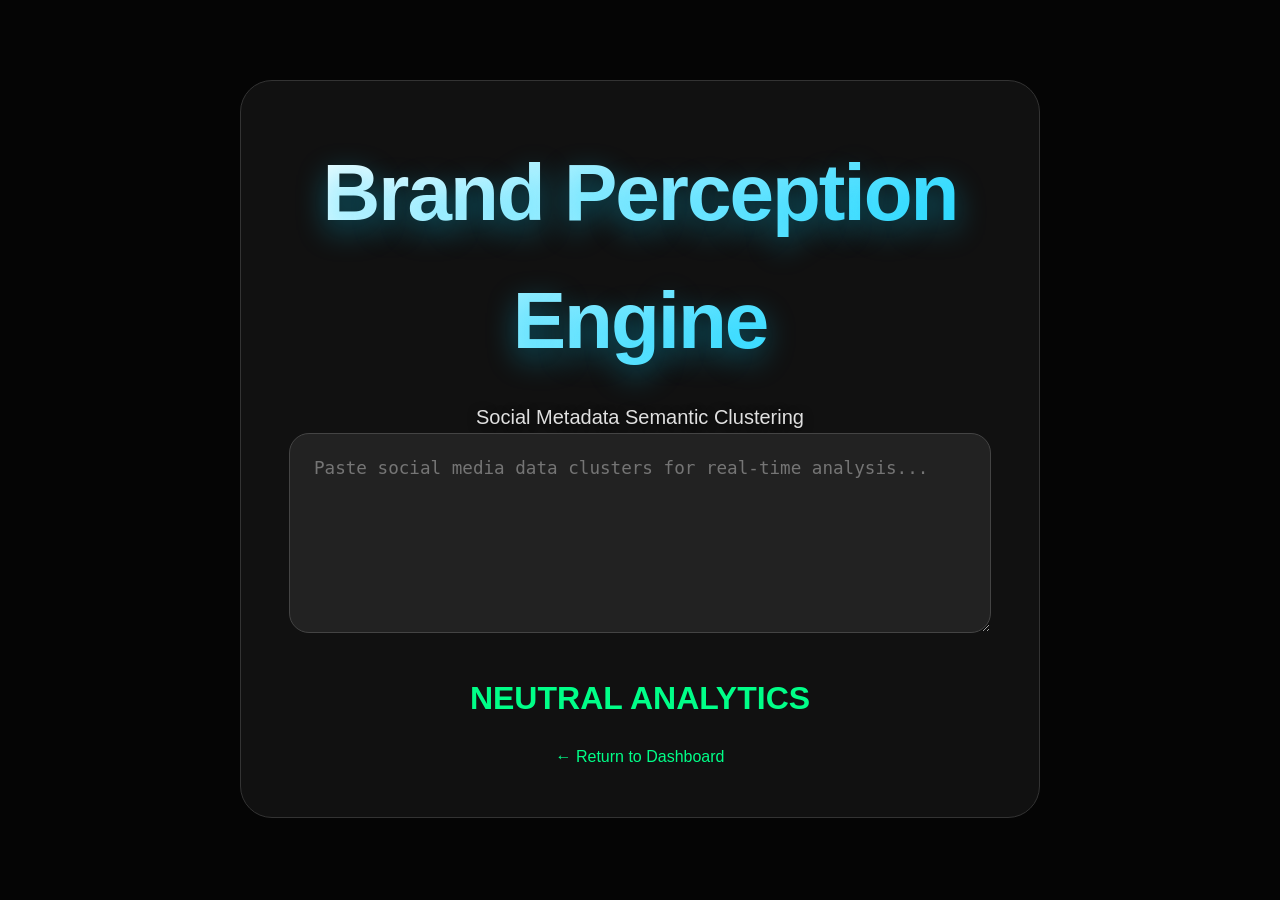
<file: brand-perception/index.html>
<!DOCTYPE html>
<html lang="en">
<head>
    <meta charset="UTF-8">
    <meta name="viewport" content="width=device-width, initial-scale=1.0">
    <title>Brand Perception AI | Sentiment</title>
    <link rel="stylesheet" href="../style.css">
    <style>
        body { padding: 40px; text-align: center; }
        .mood-engine { max-width: 800px; margin: 40px auto; background: #111; padding: 3rem; border-radius: 32px; border: 1px solid #333; }
        textarea { width: 100%; height: 200px; padding: 1.5rem; border-radius: 20px; background: #222; color: #fff; border: 1px solid #444; font-size: 1.1rem; }
        #mood-status { font-size: 2rem; font-weight: 800; margin-top: 2rem; color: #00ff88; }
        .dashboard-link { margin-top: 20px; display: inline-block; color: #00ff88; text-decoration: none; }
    </style>
</head>
<body>
    <div class="mood-engine">
        <h1 class="title-reveal fade-in">Brand Perception Engine</h1>
        <p class="subtitle">Social Metadata Semantic Clustering</p>
        <textarea id="mood-input" placeholder="Paste social media data clusters for real-time analysis..."></textarea>
        <div id="mood-status">NEUTRAL ANALYTICS</div>
        <a href="../index.html" class="dashboard-link">← Return to Dashboard</a>
    </div>

    <script>
        const input = document.getElementById('mood-input');
        const status = document.getElementById('mood-status');
        input.addEventListener('input', (e) => {
            const text = e.target.value.toLowerCase();
            const pos = ['good', 'love', 'great', 'best', 'happy', 'awesome'];
            const neg = ['bad', 'sad', 'hate', 'worst', 'terrible', 'fail'];
            let score = 0;
            text.split(' ').forEach(w => {
                if(pos.includes(w)) score++;
                if(neg.includes(w)) score--;
            });
            status.innerText = score > 0 ? "POSITIVE PERCEPTION" : (score < 0 ? "NEGATIVE RISK" : "NEUTRAL ANALYTICS");
            status.style.color = score > 0 ? "#00ff88" : (score < 0 ? "#ff4e50" : "#888");
        });
    </script>
</body>
</html>
</file>
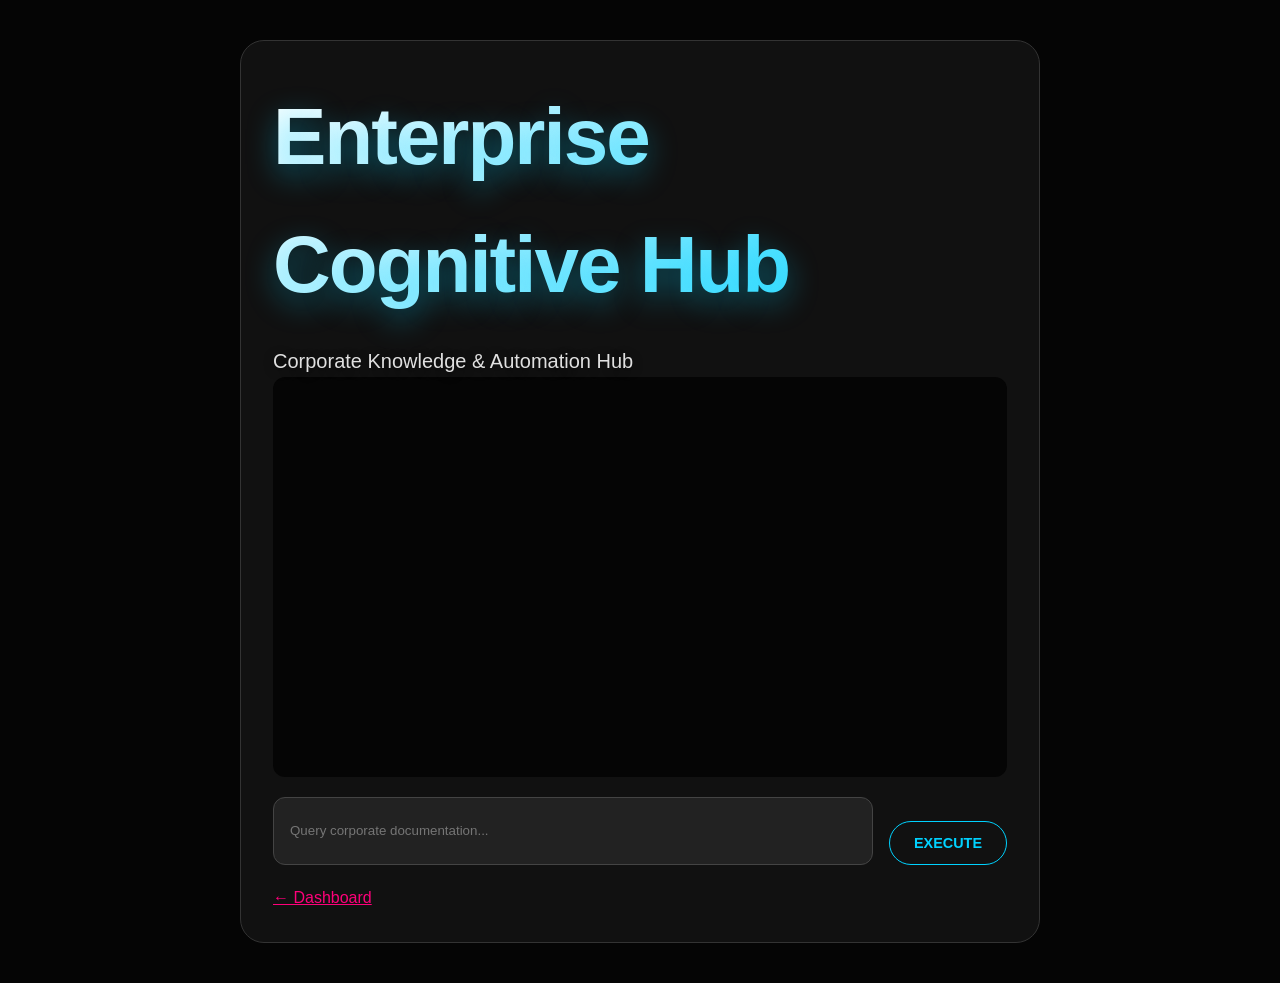
<file: enterprise-hub/index.html>
<!DOCTYPE html>
<html lang="en">
<head>
    <meta charset="UTF-8">
    <meta name="viewport" content="width=device-width, initial-scale=1.0">
    <title>Enterprise Hub | AI Assistant</title>
    <link rel="stylesheet" href="../style.css">
    <style>
        body { padding: 40px; }
        .chat-hub { max-width: 800px; margin: 0 auto; background: #111; padding: 2rem; border-radius: 24px; border: 1px solid #333; }
        #chat-box { height: 400px; overflow-y: auto; background: #050505; border-radius: 12px; padding: 1.5rem; margin-bottom: 20px; }
        .input-group { display: flex; gap: 1rem; }
        input { flex: 1; padding: 1rem; border-radius: 12px; background: #222; color: #fff; border: 1px solid #444; }
    </style>
</head>
<body>
    <div class="chat-hub">
        <h1 class="title-reveal fade-in">Enterprise Cognitive Hub</h1>
        <p class="subtitle">Corporate Knowledge & Automation Hub</p>
        <div id="chat-box"></div>
        <div class="input-group">
            <input type="text" id="chat-input" placeholder="Query corporate documentation...">
            <button onclick="send()" class="neon-button">EXECUTE</button>
        </div>
        <a href="../index.html" style="margin-top:20px; display:inline-block; color:#ff007a;">← Dashboard</a>
    </div>

    <script>
        const box = document.getElementById('chat-box');
        const input = document.getElementById('chat-input');
        function send() {
            if(!input.value) return;
            box.innerHTML += `<div style="text-align:right; color:#888; margin-bottom:10px;">${input.value}</div>`;
            const t = input.value.toLowerCase();
            input.value = '';
            setTimeout(() => {
                let r = "Neural nodes synchronized. Scanning sectors...";
                if(t.includes('status')) r = "Operations nominal. Efficiency 98.4%.";
                box.innerHTML += `<div style="color:#ff007a; margin-bottom:10px;">AI: ${r}</div>`;
                box.scrollTop = box.scrollHeight;
            }, 600);
        }
    </script>
</body>
</html>
</file>
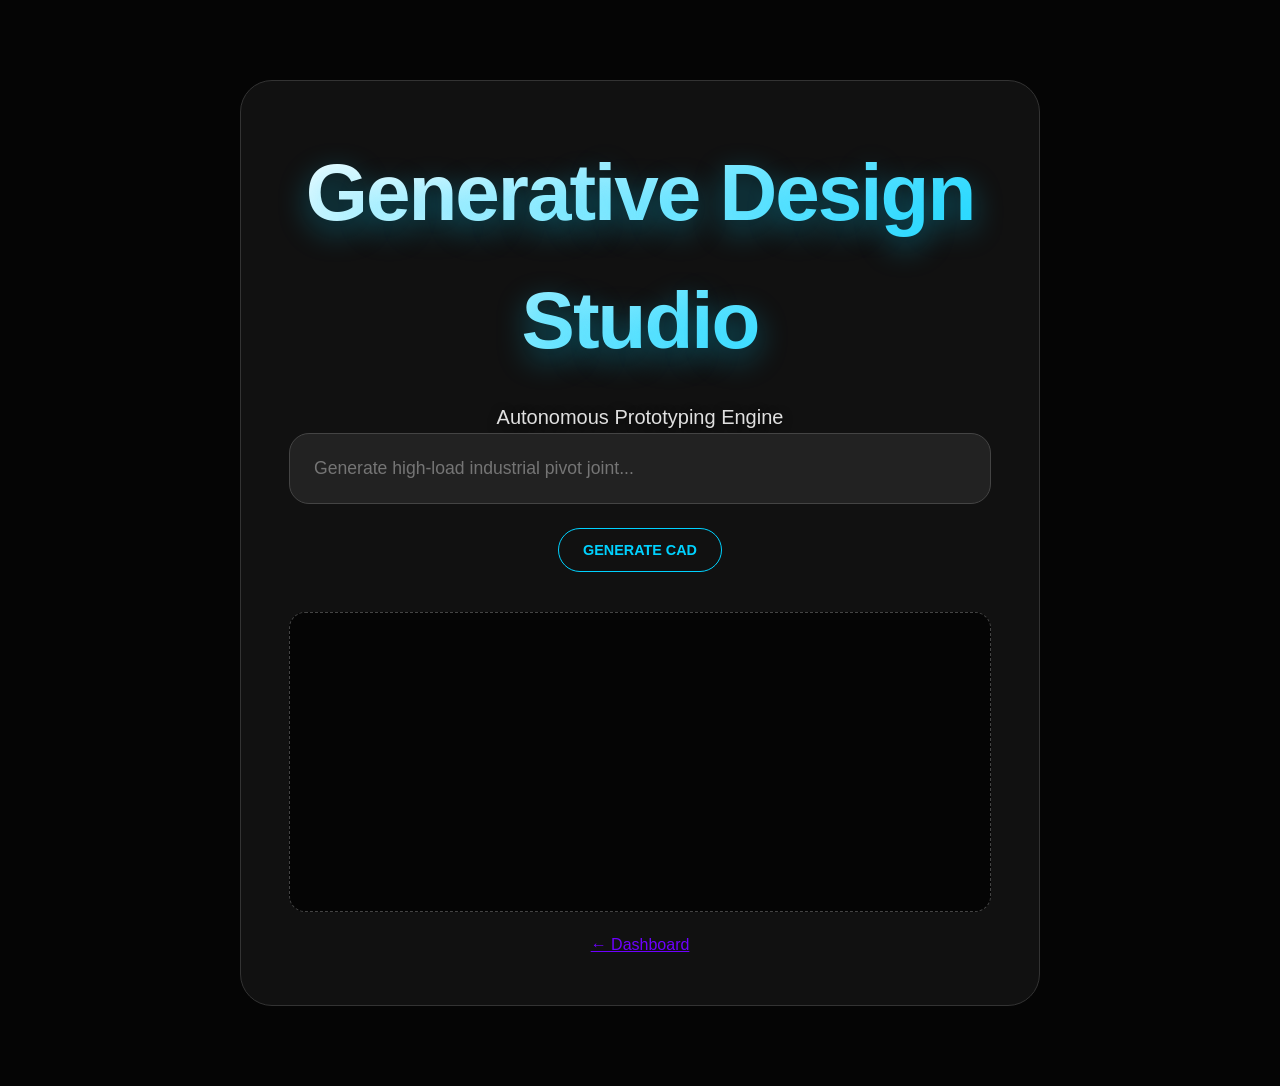
<file: gen-design/index.html>
<!DOCTYPE html>
<html lang="en">
<head>
    <meta charset="UTF-8">
    <meta name="viewport" content="width=device-width, initial-scale=1.0">
    <title>Gen Design Studio | Industrial AI</title>
    <link rel="stylesheet" href="../style.css">
    <style>
        body { padding: 40px; text-align: center; }
        .design-studio { max-width: 800px; margin: 40px auto; background: #111; padding: 3rem; border-radius: 32px; border: 1px solid #333; }
        input { width: 100%; padding: 1.5rem; border-radius: 20px; background: #222; color: #fff; border: 1px solid #444; font-size: 1.1rem; }
        .gallery { margin-top: 40px; border-radius: 16px; min-height: 300px; background: #050505; border: 1px dashed #444; overflow: hidden; }
        img { width: 100%; border-radius: 16px; display: block; }
    </style>
</head>
<body>
    <div class="design-studio">
        <h1 class="title-reveal fade-in">Generative Design Studio</h1>
        <p class="subtitle">Autonomous Prototyping Engine</p>
        <input type="text" id="prompt-input" placeholder="Generate high-load industrial pivot joint...">
        <button onclick="gen()" class="neon-button">GENERATE CAD</button>
        <div id="gallery" class="gallery"></div>
        <a href="../index.html" style="margin-top:20px; display:inline-block; color:#6e00ff;">← Dashboard</a>
    </div>

    <script>
        const promptInput = document.getElementById('prompt-input');
        const gallery = document.getElementById('gallery');
        function gen() {
            if(!promptInput.value) return;
            gallery.innerHTML = '<div style="margin-top:140px; color:#666;">Diffusing Neural Blueprints...</div>';
            setTimeout(() => {
                const keyword = promptInput.value.toLowerCase().includes('joint') ? 'mechanical' : 'industrial';
                gallery.innerHTML = `<img src="https://source.unsplash.com/featured/?${keyword},blueprint">`;
            }, 1500);
        }
    </script>
</body>
</html>
</file>
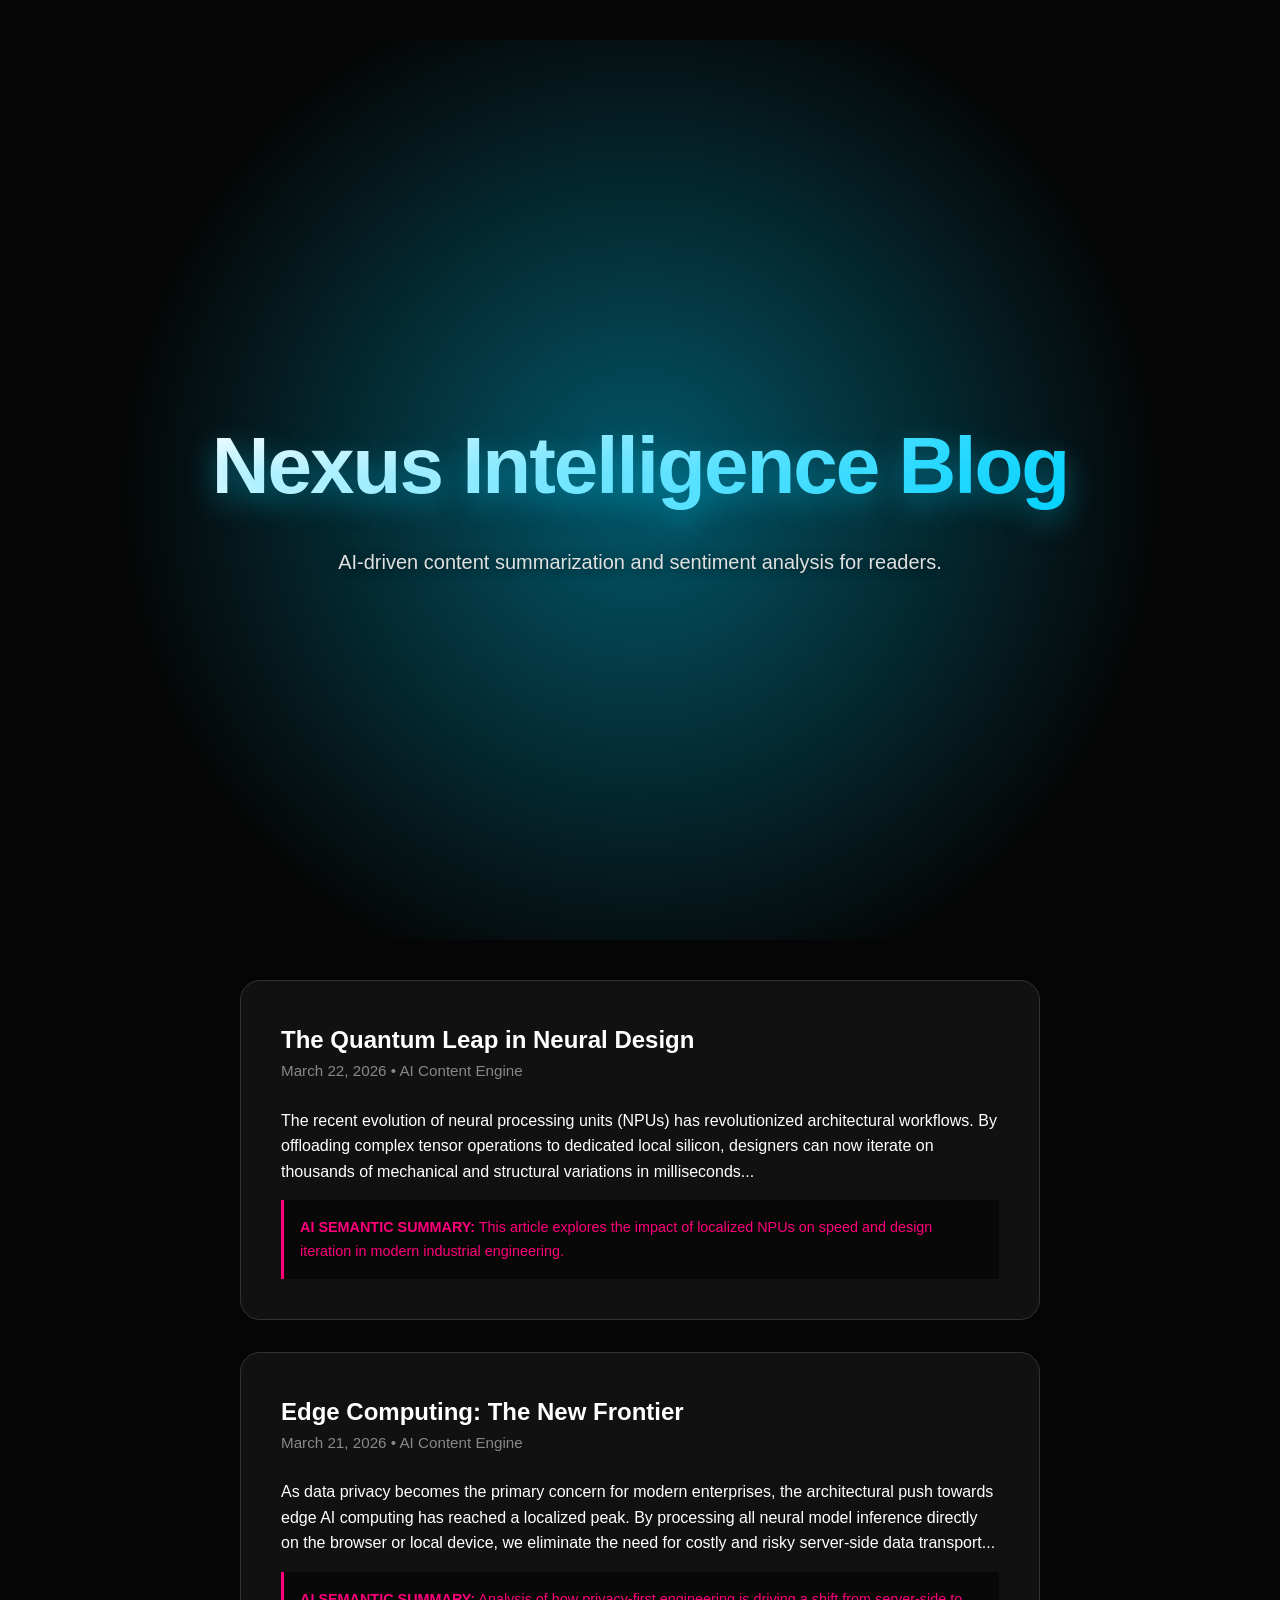
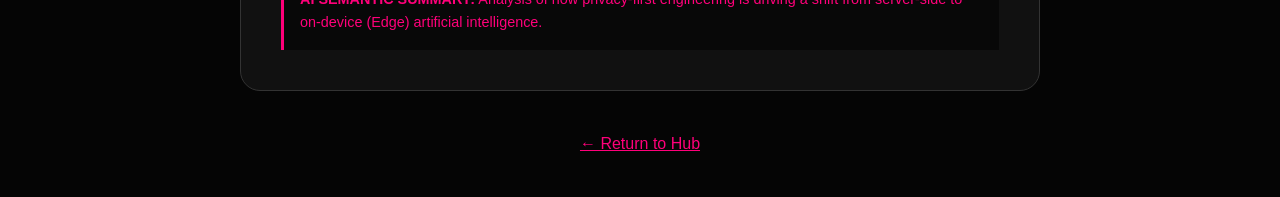
<file: nexus-blog/index.html>
<!DOCTYPE html>
<html lang="en">
<head>
    <meta charset="UTF-8">
    <meta name="viewport" content="width=device-width, initial-scale=1.0">
    <title>Nexus Blog | AI Content</title>
    <link rel="stylesheet" href="../style.css">
    <style>
        body { padding: 40px; background: #050505; color: #fff; }
        .post-list { max-width: 800px; margin: 40px auto; }
        .post-card { background: #111; padding: 2.5rem; border-radius: 20px; border: 1px solid #333; margin-bottom: 2rem; }
        .ai-summary { font-size: 0.9rem; color: #ff007a; margin-top: 1rem; padding: 1rem; background: #080808; border-left: 3px solid #ff007a; }
    </style>
</head>
<body>
    <header style="text-align: center;">
        <h1 class="title-reveal fade-in">Nexus Intelligence Blog</h1>
        <p class="subtitle">AI-driven content summarization and sentiment analysis for readers.</p>
    </header>

    <div class="post-list">
        <div class="post-card">
            <h2>The Quantum Leap in Neural Design</h2>
            <p style="color: #888; font-size: 0.95rem;">March 22, 2026 • AI Content Engine</p>
            <p style="margin-top: 1.5rem;">The recent evolution of neural processing units (NPUs) has revolutionized architectural workflows. By offloading complex tensor operations to dedicated local silicon, designers can now iterate on thousands of mechanical and structural variations in milliseconds...</p>
            <div class="ai-summary">
                <strong>AI SEMANTIC SUMMARY:</strong> This article explores the impact of localized NPUs on speed and design iteration in modern industrial engineering.
            </div>
        </div>

        <div class="post-card">
            <h2>Edge Computing: The New Frontier</h2>
            <p style="color: #888; font-size: 0.95rem;">March 21, 2026 • AI Content Engine</p>
            <p style="margin-top: 1.5rem;">As data privacy becomes the primary concern for modern enterprises, the architectural push towards edge AI computing has reached a localized peak. By processing all neural model inference directly on the browser or local device, we eliminate the need for costly and risky server-side data transport...</p>
            <div class="ai-summary">
                <strong>AI SEMANTIC SUMMARY:</strong> Analysis of how privacy-first engineering is driving a shift from server-side to on-device (Edge) artificial intelligence.
            </div>
        </div>
    </div>

    <a href="../index.html" style="margin-top:40px; display:block; text-align:center; color:#ff007a;">← Return to Hub</a>
</body>
</html>
</file>
<file: style.css>
:root {
  --bg-color: #050505;
  --card-bg: rgba(20, 20, 20, 0.7);
  --border-color: rgba(255, 255, 255, 0.1);
  --primary-glow: rgba(0, 210, 255, 0.4);
  --secondary-glow: rgba(110, 0, 255, 0.4);
  --font-family: 'Outfit', sans-serif;
  --text-primary: #ffffff;
  --text-secondary: #e0e0e0;
  --accent-color: #00d2ff;
}

* {
  margin: 0;
  padding: 0;
  box-sizing: border-box;
}

body {
  background-color: var(--bg-color);
  color: var(--text-primary);
  font-family: var(--font-family);
  overflow-x: hidden;
  line-height: 1.6;
}

#bg-canvas {
  position: fixed;
  top: 0;
  left: 0;
  width: 100%;
  height: 100%;
  z-index: -1;
  pointer-events: none;
}

.container {
  max-width: 1200px;
  margin: 0 auto;
  padding: 2rem;
}

header {
  height: 100vh;
  display: flex;
  flex-direction: column;
  justify-content: center;
  align-items: center;
  text-align: center;
  background: radial-gradient(circle at 50% 50%, var(--primary-glow) 0%, transparent 70%);
}

.title-reveal {
  font-size: 5rem;
  font-weight: 800;
  letter-spacing: -2px;
  background: linear-gradient(135deg, #fff 0%, #00d2ff 100%);
  -webkit-background-clip: text;
  -webkit-text-fill-color: transparent;
  color: #fff; /* Fallback for older browsers */
  margin-bottom: 1rem;
  text-shadow: 0 10px 30px rgba(0, 210, 255, 0.4);
}

.subtitle {
  font-size: 1.25rem;
  font-weight: 400;
  color: var(--text-secondary);
  max-width: 800px;
  text-shadow: 0 2px 10px rgba(0,0,0,0.5);
}

.grid {
  display: grid;
  grid-template-columns: repeat(auto-fit, minmax(300px, 1fr));
  gap: 2rem;
  margin-top: 5rem;
}

.project-card {
  background: var(--card-bg);
  border: 1px solid var(--border-color);
  border-radius: 24px;
  padding: 2rem;
  transition: all 0.4s cubic-bezier(0.175, 0.885, 0.32, 1.275);
  cursor: pointer;
  position: relative;
  overflow: hidden;
  backdrop-filter: blur(10px);
}

.project-card::before {
  content: '';
  position: absolute;
  top: 0;
  left: 0;
  width: 100%;
  height: 4px;
  background: linear-gradient(90deg, #00d2ff, #6e00ff);
  opacity: 0;
  transition: opacity 0.3s ease;
}

.project-card:hover {
  transform: translateY(-10px);
  border-color: rgba(0, 210, 255, 0.5);
  box-shadow: 0 20px 40px rgba(0, 0, 0, 0.4);
}

.project-card:hover::before {
  opacity: 1;
}

.project-card h3 {
  font-size: 1.8rem;
  margin-bottom: 0.5rem;
  background: linear-gradient(to right, #fff, #888);
  -webkit-background-clip: text;
  -webkit-text-fill-color: transparent;
}

.project-card p {
  color: var(--text-secondary);
  font-size: 0.95rem;
}

.icon {
  width: 48px;
  height: 48px;
  margin-bottom: 1.5rem;
  display: flex;
  align-items: center;
  justify-content: center;
  border-radius: 12px;
  background: rgba(255, 255, 255, 0.05);
}

.neon-button {
  margin-top: 1.5rem;
  display: inline-block;
  padding: 0.8rem 1.5rem;
  background: transparent;
  border: 1px solid var(--accent-color);
  color: var(--accent-color);
  border-radius: 50px;
  font-weight: 600;
  text-decoration: none;
  transition: all 0.3s ease;
  font-size: 0.9rem;
}

.neon-button:hover {
  background: var(--accent-color);
  color: #000;
  box-shadow: 0 0 20px var(--accent-color);
}

/* Animations */
@keyframes fadeIn {
  from { opacity: 0; transform: translateY(20px); }
  to { opacity: 1; transform: translateY(0); }
}

.fade-in {
  animation: fadeIn 1s forwards;
}

/* Glass UI for active project */
#project-viewer {
  position: fixed;
  top: 0;
  left: 0;
  width: 100%;
  height: 100%;
  background: rgba(0, 0, 0, 0.9);
  z-index: 100;
  display: none;
  padding: 5%;
  overflow-y: auto;
}

.viewer-content {
  background: var(--card-bg);
  border: 1px solid var(--border-color);
  border-radius: 32px;
  padding: 3rem;
  max-width: 1000px;
  margin: 0 auto;
  position: relative;
  backdrop-filter: blur(20px);
}

.close-viewer {
  position: absolute;
  top: 2rem;
  right: 2rem;
  font-size: 2rem;
  cursor: pointer;
  color: #888;
}

/* ML Elements Styles */
.ml-container {
  margin-top: 2rem;
}

#webcam {
  width: 100%;
  max-width: 640px;
  border-radius: 16px;
  background: #000;
  display: block;
  margin: 0 auto;
}

.canvas-overlay {
  position: absolute;
  top: 0;
  left: 0;
}
</file>
